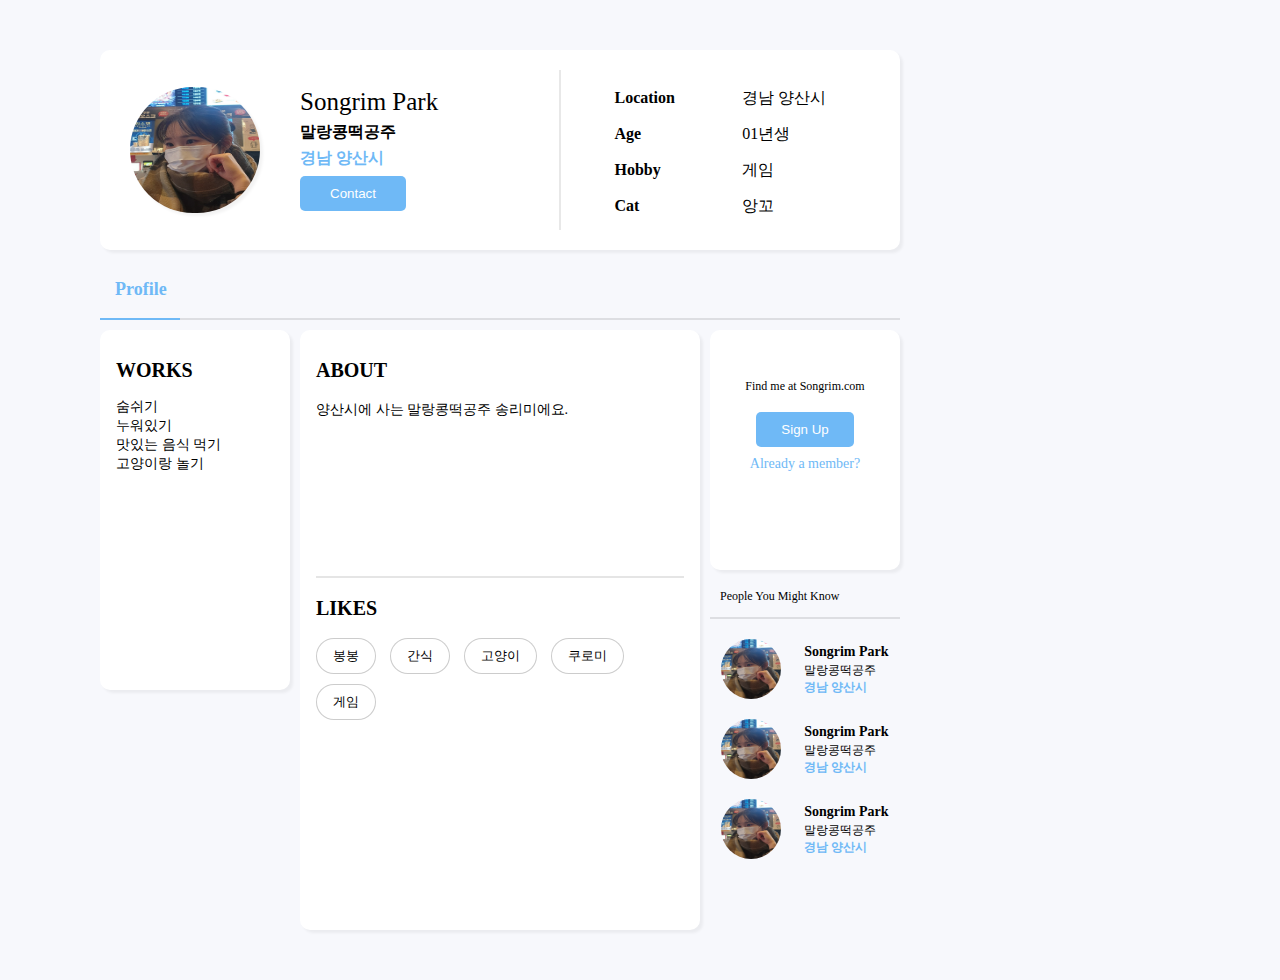
<file: index.html>
<!DOCTYPE html>
<html lang="en">

<head>
    <meta charset="UTF-8">
    <meta http-equiv="X-UA-Compatible" content="IE=edge">
    <meta name="viewport" content="width=device-width, initial-scale=1.0">
    <link rel="stylesheet" href="https://pro.fontawesome.com/releases/v5.10.0/css/all.css"
        integrity="sha384-AYmEC3Yw5cVb3ZcuHtOA93w35dYTsvhLPVnYs9eStHfGJvOvKxVfELGroGkvsg+p" crossorigin="anonymous" />
    <link rel="stylesheet" href="style.css">
    <title>Document</title>
</head>

<body>

    <div class="header">
        <div class="header-wrap">
            <div class="header-box-wrap">

                <div class="header-box-60">
                    <div class="header-box-60__profile">
                        <img src="image/bongbong.jpg">
                        <div class="header-box-60__profile--text">
                            <h4>Songrim Park</h4>
                            <p>말랑콩떡공주</p>
                            <div class="header-box-60__profile--text--local">
                                <i class="fas fa-map-marker-alt"></i>
                                <span>경남 양산시</span>
                            </div>
                            <button>Contact</button>
                        </div>
                    </div>
                </div>

                <div class="header-box-40">
                    <div class="header-box-40__profile--main">
                        <h4>Location</h4>
                        <h4>Age</h4>
                        <h4>Hobby</h4>
                        <h4>Cat</h4>
                    </div>
                    <div class="header-box-40__profile--text">
                        <p>경남 양산시</p>
                        <p>01년생</p>
                        <p>게임</p>
                        <p>앙꼬</p>
                    </div>
                </div>

            </div>
        </div>
    </div>

    <div class="nav">
        <div class="nav-wrap">
            <div class="nav-wrap-10">
                <h4>Profile</h4>
            </div>
            <div class="nav-wrap-90"></div>
        </div>
    </div>

    <div class="content-wrap">

        <div class="aside-left">
            <div class="aside-left-box">
                <h4>WORKS</h4>
                <p>숨쉬기</p>
                <p>누워있기</p>
                <p>맛있는 음식 먹기</p>
                <p>고양이랑 놀기</p>
            </div>
        </div>

        <div class="main-content">
            <div class="main-content-wrap">
                <div class="main-content-wrap-textbox">
                    <h4>ABOUT</h4>
                    <p>양산시에 사는 말랑콩떡공주 송리미에요.</p>
                </div>
                <div class="main-content-wrap-btnbox">
                    <h4>LIKES</h4>
                    <button>봉봉</button>
                    <button>간식</button>
                    <button>고양이</button>
                    <button>쿠로미</button>
                    <button>게임</button>                    
                </div>

            </div>
        </div>

        <div class="aside-right">
            <div class="aside-right-box">
                <i class="fas fa-chess-queen"></i>
                <p>Find me at Songrim.com</p>
                <button>Sign Up</button>
                <span>Already a member?</span>
            </div>
            <div class="aside-right-sub-box">
                <p class="aside-right-sub-box-title">People You Might Know</p>

                <div class="aside-right-sub-box__profiles">

                    <div class="aside-right-sub-box__profile">
                        <img src="image/bongbong.jpg">
                        <div class="aside-right-sub-box__profile--text">
                            <h4>Songrim Park</h4>
                            <p>말랑콩떡공주</p>
                            <div class="aside-right-sub-box__profile--text--local">
                                <i class="fas fa-map-marker-alt"></i>
                                <span>경남 양산시</span>
                            </div>
                        </div>
                    </div>
                    <div class="aside-right-sub-box__profile">
                        <img src="image/bongbong.jpg">
                        <div class="aside-right-sub-box__profile--text">
                            <h4>Songrim Park</h4>
                            <p>말랑콩떡공주</p>
                            <div class="aside-right-sub-box__profile--text--local">
                                <i class="fas fa-map-marker-alt"></i>
                                <span>경남 양산시</span>
                            </div>
                        </div>
                    </div>
                    <div class="aside-right-sub-box__profile">
                        <img src="image/bongbong.jpg">
                        <div class="aside-right-sub-box__profile--text">
                            <h4>Songrim Park</h4>
                            <p>말랑콩떡공주</p>
                            <div class="aside-right-sub-box__profile--text--local">
                                <i class="fas fa-map-marker-alt"></i>
                                <span>경남 양산시</span>
                            </div>
                        </div>
                    </div>
                    
                </div>

            </div>
        </div> 

    </div>

</body>

</html>
</file>
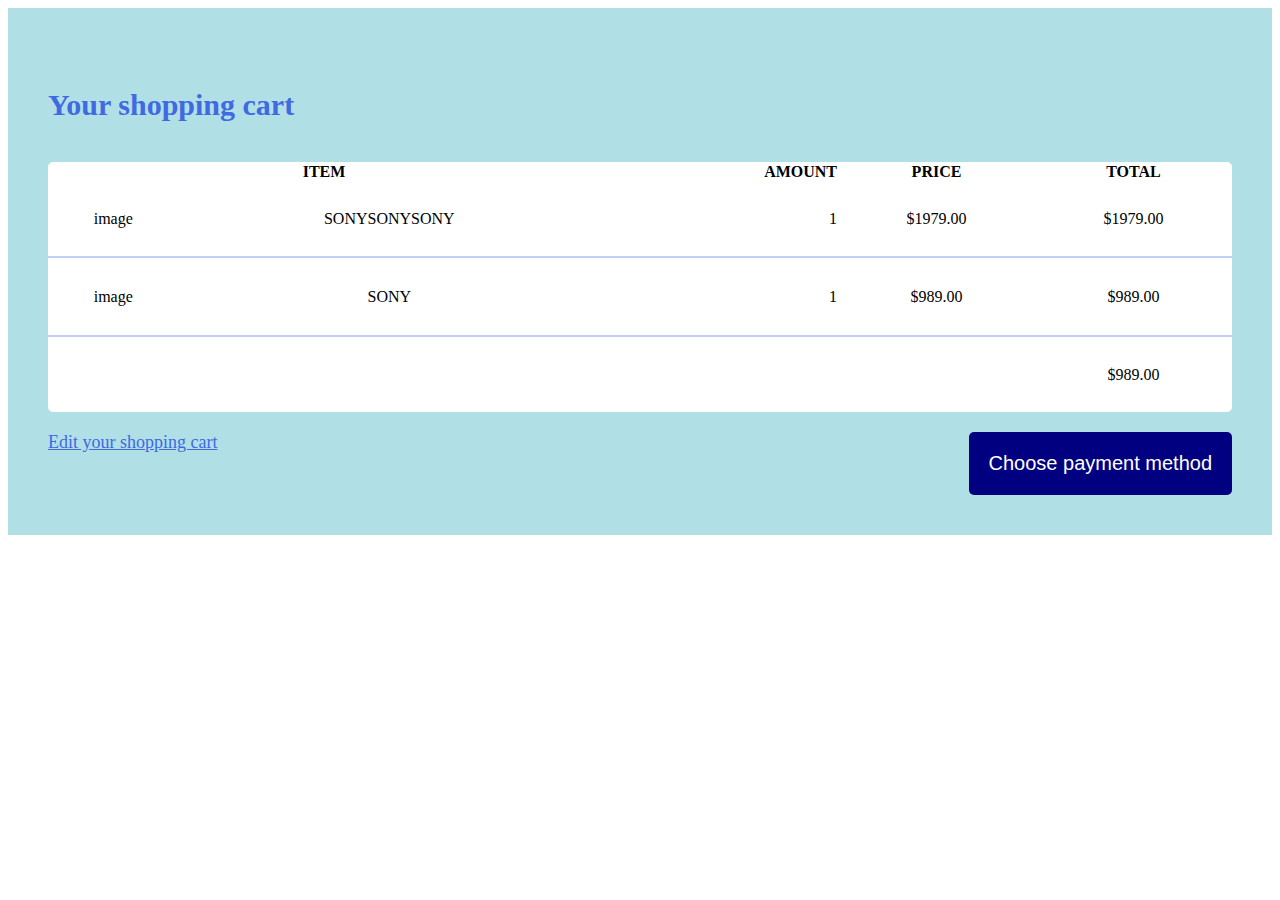
<file: 02 Table/index.html>
<!DOCTYPE html>
<html lang="en">

<head>
    <meta charset="UTF-8">
    <meta http-equiv="X-UA-Compatible" content="IE=edge">
    <meta name="viewport" content="width=device-width, initial-scale=1.0">
    <link rel="stylesheet" href="style.css">
    <title>Document</title>
</head>

<body>
    <div>
        <div class="tabel-wrap">
            <h4>Your shopping cart</h4>
            <table>

                <thead>
                    <tr>
                        <th colspan="2">ITEM</th>
                        <th class="tdAmount">AMOUNT</th>
                        <th>PRICE</th>
                        <th>TOTAL</th>
                    </tr>
                </thead>

                <tbody>
                    <tr>
                        <td>image</td>
                        <td>SONYSONYSONY</td>
                        <td class="tdAmount">1</td>
                        <td>$1979.00</td>
                        <td>$1979.00</td>
                    </tr>

                    <tr>
                        <td>image</td>
                        <td>SONY</td>
                        <td class="tdAmount">1</td>
                        <td>$989.00</td>
                        <td>$989.00</td>
                    </tr>
                    <tr>
                        <td colspan="4"></td>
                        <td>$989.00</td>
                    </tr>
                </tbody>

            </table>
            <div class="method">
                <a href="#">Edit your shopping cart</a>

                <button type="submit">Choose payment method</button>
            </div>
            <div style="clear: both;"></div>
        </div>
    </div>
</body>

</html>
</file>
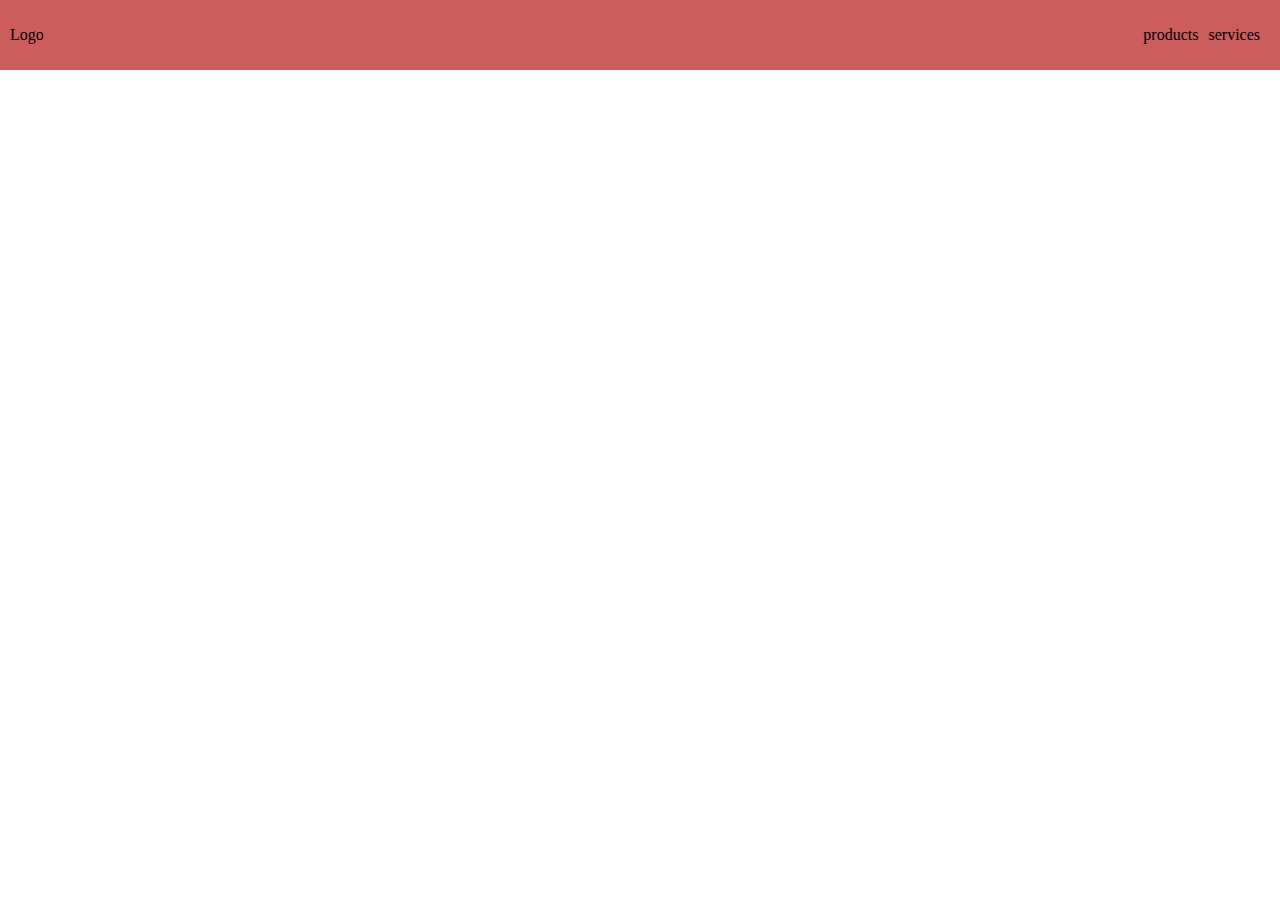
<file: 03 Flex/index.html>
<!DOCTYPE html>
<html lang="en">
<head>
    <meta charset="UTF-8">
    <meta http-equiv="X-UA-Compatible" content="IE=edge">
    <meta name="viewport" content="width=device-width, initial-scale=1.0">
    <link rel="stylesheet" href="style.css">
    <title>Document</title>
</head>
<body>
    <div class="flex-box">
        <div class="flex-item">Logo</div>
        <div style="flex-grow:1;"></div>
        <div class="flex-item">products</div>
        <div class="flex-item">services</div>       
    </div>
</body>
</html>
</file>
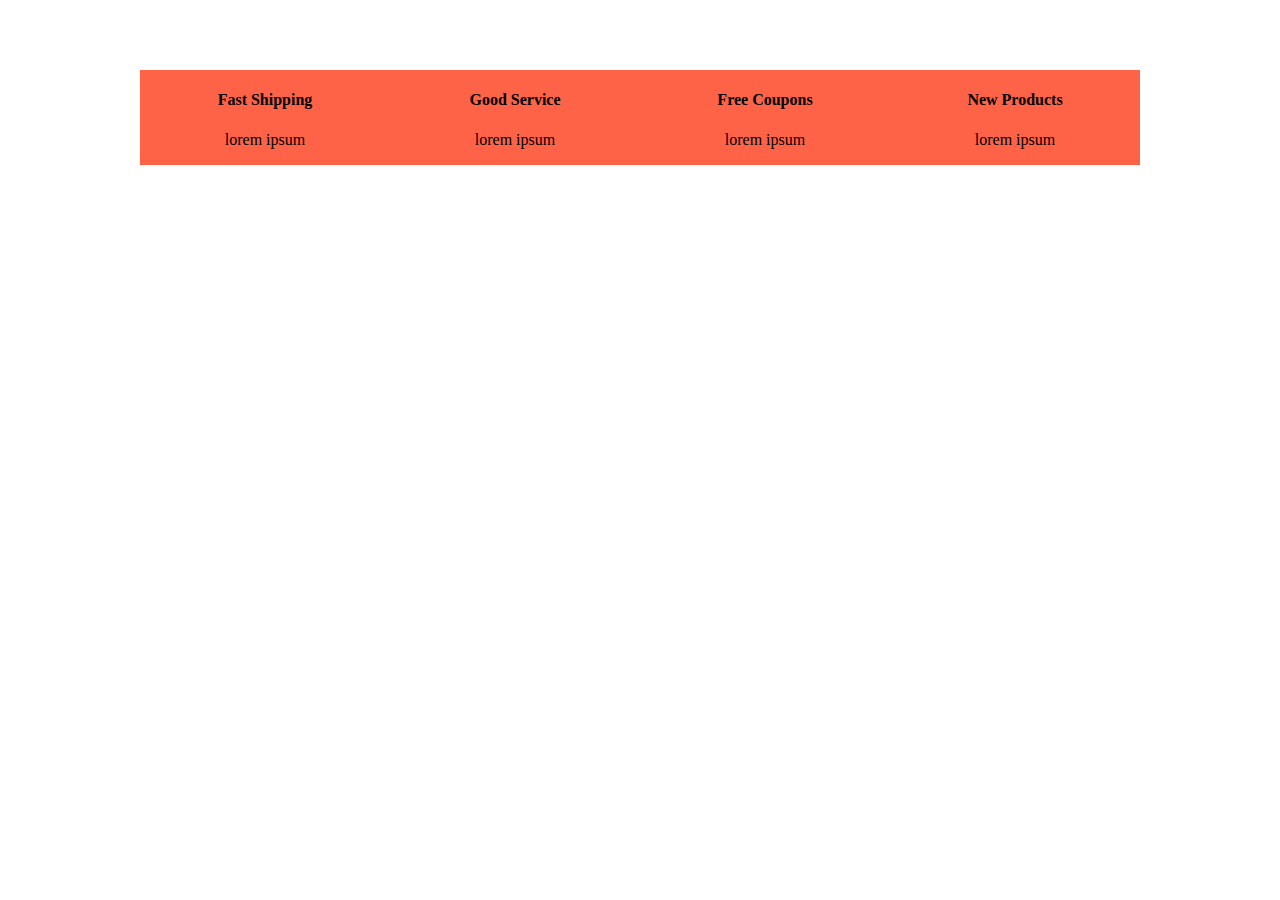
<file: 04 Responsive Box/index.html>
<!DOCTYPE html>
<html lang="en">
<head>
    <meta charset="UTF-8">
    <meta http-equiv="X-UA-Compatible" content="IE=edge">
    <meta name="viewport" content="width=device-width, initial-scale=1.0">
    <link rel="stylesheet" href="style.css">
    <link rel="stylesheet" href="https://pro.fontawesome.com/releases/v5.10.0/css/all.css" integrity="sha384-AYmEC3Yw5cVb3ZcuHtOA93w35dYTsvhLPVnYs9eStHfGJvOvKxVfELGroGkvsg+p" crossorigin="anonymous"/>
    <title>Document</title>
</head>
<body>

    <div class="wrap">

        <div class="wrap-box">
            <h4>Fast Shipping</h4>
            <p>lorem ipsum</p>
            <i style="display: none;"fas fa-coffee fa-9x"></i>
        </div>

        <div class="wrap-box">
            <h4>Good Service</h4>
            <p>lorem ipsum</p>
        </div>

        <div class="wrap-box">
            <h4>Free Coupons</h4>
            <p>lorem ipsum</p>
        </div>

        <div class="wrap-box">
            <h4>New Products</h4>
            <p>lorem ipsum</p>
        </div>
        <div style="clear: both;"></div>
    </div>

</body>
</html>
</file>
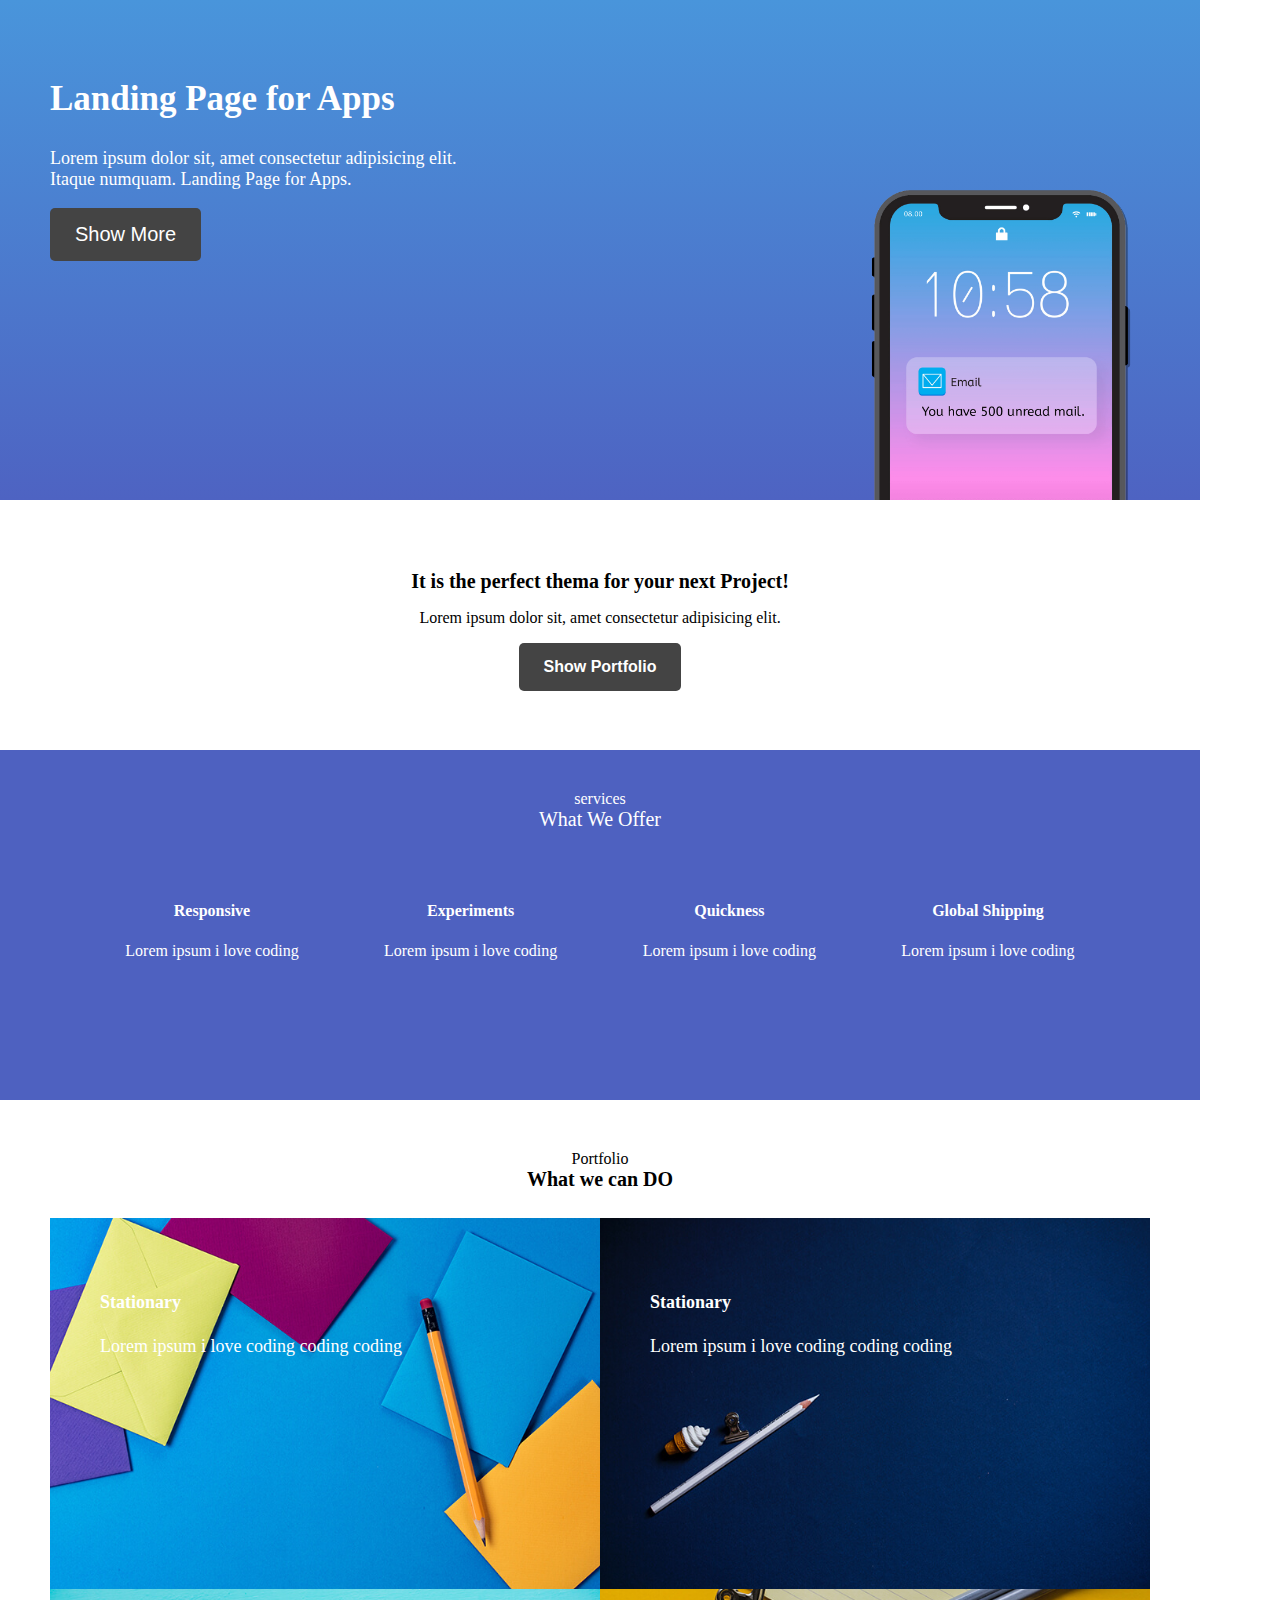
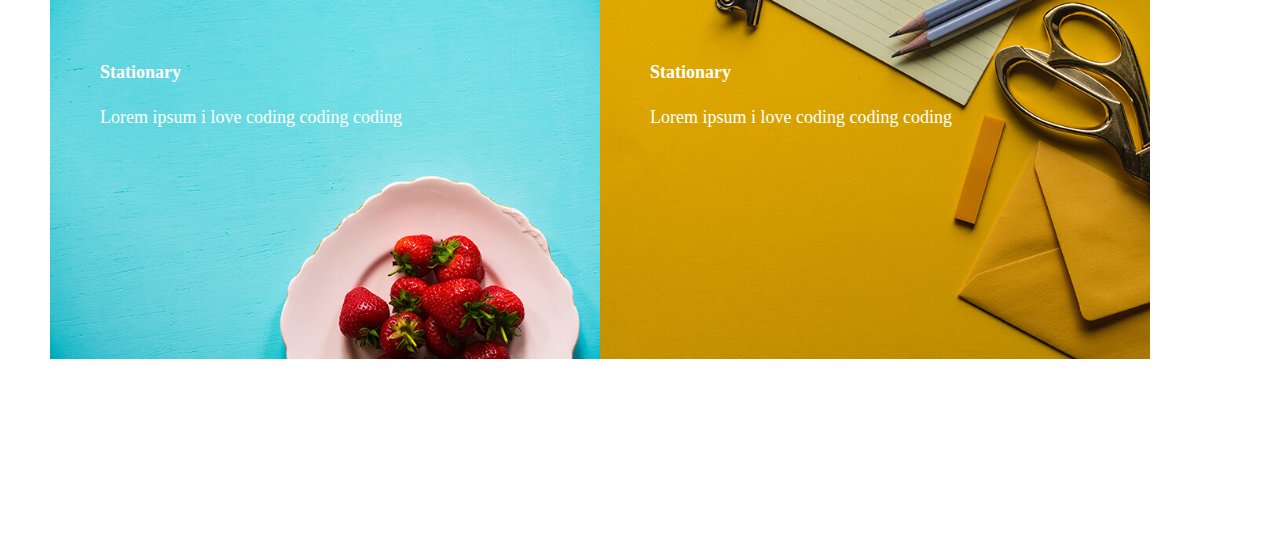
<file: 06 Landing Page for Apps/index.html>
<!DOCTYPE html>
<html lang="en">
<head>
    <meta charset="UTF-8">
    <meta http-equiv="X-UA-Compatible" content="IE=edge">
    <meta name="viewport" content="width=device-width, initial-scale=1.0">
    <link rel="stylesheet" href="../06 Landing Page for Apps/style.css">
    <link rel="stylesheet" href="https://pro.fontawesome.com/releases/v5.10.0/css/all.css" integrity="sha384-AYmEC3Yw5cVb3ZcuHtOA93w35dYTsvhLPVnYs9eStHfGJvOvKxVfELGroGkvsg+p" crossorigin="anonymous"/>
    <title>Document</title>
</head>
<body>
    <div class="header">
        <div class="header__info">
            <div class="header__info--text">
                <h2>Landing Page for Apps</h2>
                <p>Lorem ipsum dolor sit, amet consectetur adipisicing elit. Itaque numquam. Landing Page for Apps.</p>
                <button type="submit">Show More</button>
            </div>
            <div class="header__info--img-wrap">
                <img class="header__info--img" src="../image/p/iphone.png">
            </div>            
        </div>
    </div>

    <div class="sub-header">
        <div class="sub-header__text">
            <h4>It is the perfect thema for your next Project!</h4>
            <p>Lorem ipsum dolor sit, amet consectetur adipisicing elit.</p>
            <button type="submit">Show Portfolio</button>
        </div>
    </div>

    <div class="nav">
        <div class="nav-wrap">
            <div class="nav-wrap__text">
                <p>services</p>
                <span>What We Offer</span>
            </div>
            <div class="nav-wrap__list">
                <div class="nav-wrap__list--item">
                    <i class="fas fa-mobile-alt"></i>
                    <h4>Responsive</h4>
                    <p>Lorem ipsum i love coding</p>
                </div>
                <div class="nav-wrap__list--item">
                    <i class="fas fa-flask"></i>
                    <h4>Experiments</h4>
                    <p>Lorem ipsum i love coding</p>
                </div>
                <div class="nav-wrap__list--item">
                    <i class="fas fa-bolt"></i>
                    <h4>Quickness</h4>
                    <p>Lorem ipsum i love coding</p>
                </div>
                <div class="nav-wrap__list--item">
                    <i class="fas fa-globe-americas"></i>
                    <h4>Global Shipping</h4>
                    <p>Lorem ipsum i love coding</p>
                </div>
            </div>
        </div>
    </div>

    <div class="content">
        <div class="content-text">
            <span>Portfolio</span>
            <h4>What we can DO</h4>
        </div>
        <div class="content-img-box">
            <div class="content-img-box__wrap">
                <div style="position: absolute;">
                    <h4>Stationary</h4>
                    <p>Lorem ipsum i love coding coding coding</p>
                </div>
                <img src="../image/p/portfolio-1.jpg" alt="1.jpg">
            </div>
            <div class="content-img-box__wrap">
                <div style="position: absolute;">
                    <h4>Stationary</h4>
                    <p>Lorem ipsum i love coding coding coding</p>
                </div>
                <img src="../image/p/portfolio-2.jpg" alt="2.jpg">
            </div>
            <div class="content-img-box__wrap">
                <div style="position: absolute;">
                    <h4>Stationary</h4>
                    <p>Lorem ipsum i love coding coding coding</p>
                </div>
                <img src="../image/p/portfolio-3.jpg" alt="3.jpg">
            </div>
            <div class="content-img-box__wrap">
                <div style="position: absolute;">
                    <h4>Stationary</h4>
                    <p>Lorem ipsum i love coding coding coding</p>
                </div>
                <img src="../image/p/portfolio-4.jpg" alt="4.jpg">
            </div>
        </div>
    </div>

    <div class="footer">
        <a href="#">
            <i class="fab fa-google"></i>
        </a>
        <a href="#">
            <i class="fab fa-twitter"></i>
        </a>
        <a href="#">
            <i class="fab fa-instagram"></i>
        </a>
    </div>
</body>
</html>
</file>
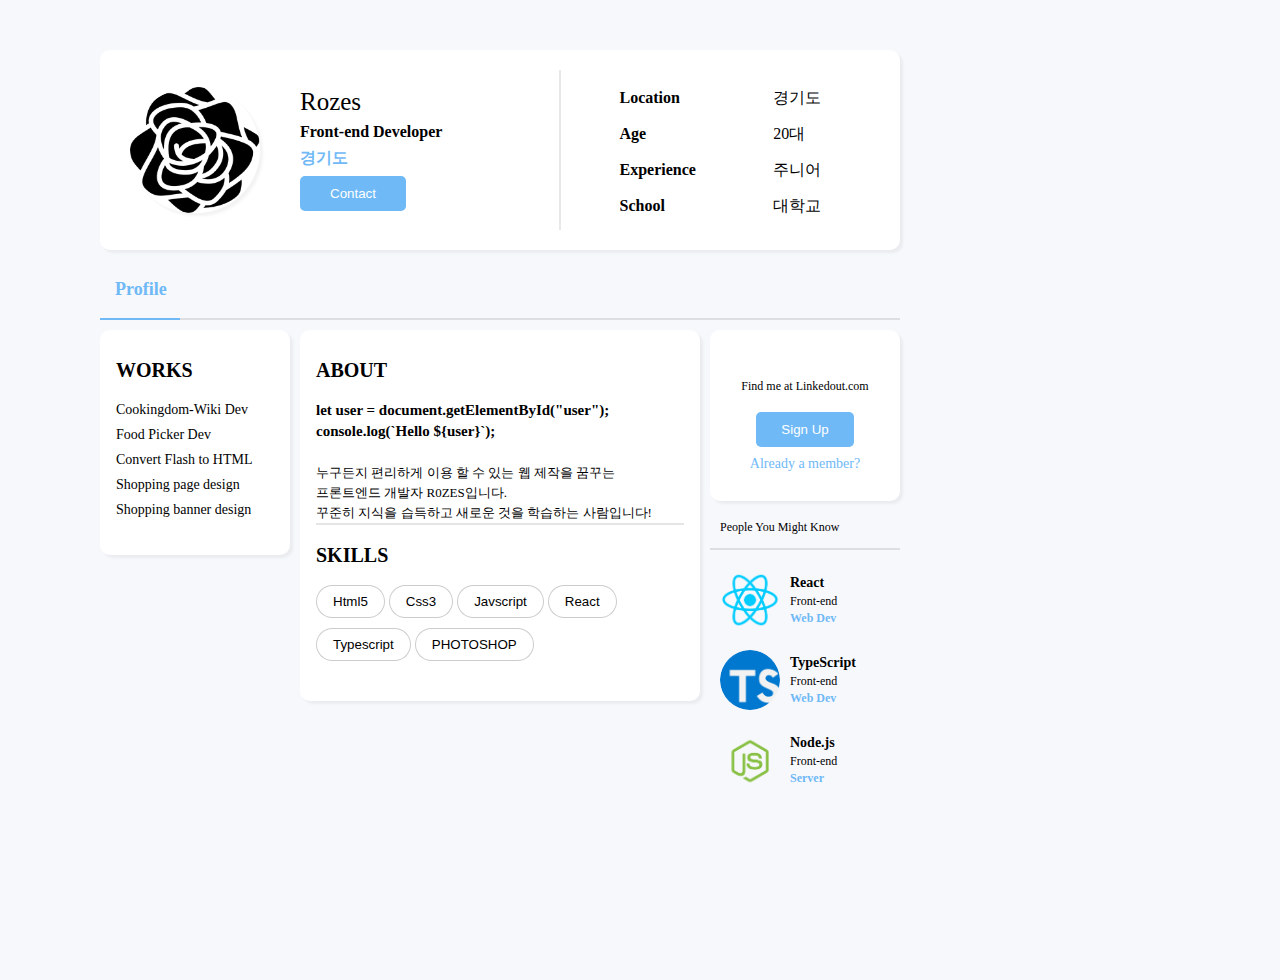
<file: 08 SNS Profile/index.html>
<!DOCTYPE html>
<html lang="en">

<head>
    <meta charset="UTF-8">
    <meta http-equiv="X-UA-Compatible" content="IE=edge">
    <meta name="viewport" content="width=device-width, initial-scale=1.0">
    <link rel="stylesheet" href="https://pro.fontawesome.com/releases/v5.10.0/css/all.css"
        integrity="sha384-AYmEC3Yw5cVb3ZcuHtOA93w35dYTsvhLPVnYs9eStHfGJvOvKxVfELGroGkvsg+p" crossorigin="anonymous" />
    <link rel="stylesheet" href="style.css">
    <title>Document</title>
</head>

<body>

    <div class="header">
        <div class="header-wrap">
            <div class="header-box-wrap">

                <div class="header-box-60">
                    <div class="header-box-60__profile">
                        <img src="../image/rose.png">
                        <div class="header-box-60__profile--text">
                            <h4>Rozes</h4>
                            <p>Front-end Developer</p>
                            <div class="header-box-60__profile--text--local">
                                <i class="fas fa-map-marker-alt"></i>
                                <span>경기도</span>
                            </div>
                            <button>Contact</button>
                        </div>
                    </div>
                </div>

                <div class="header-box-40">
                    <div class="header-box-40__profile--main">
                        <h4>Location</h4>
                        <h4>Age</h4>
                        <h4>Experience</h4>
                        <h4>School</h4>
                    </div>
                    <div class="header-box-40__profile--text">
                        <p>경기도</p>
                        <p>20대</p>
                        <p>주니어</p>
                        <p>대학교</p>
                    </div>
                </div>

            </div>
        </div>
    </div>

    <div class="nav">
        <div class="nav-wrap">
            <div class="nav-wrap-10">
                <h4>Profile</h4>
            </div>
            <div class="nav-wrap-90"></div>
        </div>
    </div>

    <div class="content-wrap">

        <div class="aside-left">
            <div class="aside-left-box">
                <h4>WORKS</h4>
                <p>Cookingdom-Wiki Dev</p>
                <p>Food Picker Dev</p>
                <p>Convert Flash to HTML</p>
                <p>Shopping page design</p>
                <p>Shopping banner design</p>
            </div>
        </div>

        <div class="main-content">
            <div class="main-content-wrap">
                <div class="main-content-wrap-textbox">
                    <h4>ABOUT</h4>
                    <p><span style="font-size: 15px; font-weight: 600;">let user = document.getElementById("user");
                        console.log(`Hello ${user}`); <br><br></span>
                        누구든지 편리하게 이용 할 수 있는 웹 제작을 꿈꾸는<br> 프론트엔드 개발자 R0ZES입니다.
                        <br>꾸준히 지식을 습득하고 새로운 것을 학습하는 사람입니다!                        
                        </p>
                </div>
                <div class="main-content-wrap-btnbox">
                    <h4>SKILLS</h4>
                    <button>Html5</button>
                    <button>Css3</button>
                    <button>Javscript</button>
                    <button>React</button>
                    <button>Typescript</button>                    
                    <button>PHOTOSHOP</button>
                </div>

            </div>
        </div>

        <div class="aside-right">
            <div class="aside-right-box">
                <i class="fas fa-tint"></i>
                <p>Find me at Linkedout.com</p>
                <button>Sign Up</button>
                <span>Already a member?</span>
            </div>
            <div class="aside-right-sub-box">
                <p class="aside-right-sub-box-title">People You Might Know</p>

                <div class="aside-right-sub-box__profiles">

                    <div class="aside-right-sub-box__profile">
                        <img src="../image/react.png">
                        <div class="aside-right-sub-box__profile--text">
                            <h4>React</h4>
                            <p>Front-end</p>
                            <div class="aside-right-sub-box__profile--text--local">
                                <i class="fas fa-map-marker-alt"></i>
                                <span>Web Dev</span>
                            </div>
                        </div>
                    </div>
                    <div class="aside-right-sub-box__profile">
                        <img src="../image/typescript.png">
                        <div class="aside-right-sub-box__profile--text">
                            <h4>TypeScript</h4>
                            <p>Front-end</p>
                            <div class="aside-right-sub-box__profile--text--local">
                                <i class="fas fa-map-marker-alt"></i>
                                <span>Web Dev</span>
                            </div>
                        </div>
                    </div>
                    <div class="aside-right-sub-box__profile">
                        <img src="../image/node.js.png">
                        <div class="aside-right-sub-box__profile--text">
                            <h4>Node.js</h4>
                            <p>Front-end</p>
                            <div class="aside-right-sub-box__profile--text--local">
                                <i class="fas fa-map-marker-alt"></i>
                                <span>Server</span>
                            </div>
                        </div>
                    </div>
                    
                </div>

            </div>
        </div> 

    </div>

</body>

</html>
</file>
<file: 02 Table/style.css>
div, table {
    box-sizing: border-box;
}
div:first-child {
    background-color: powderblue;
    padding: 20px;
}

.table-wrap {
    width: 100%;
    max-width: 700px;
}

h4:first-child {
    font-size: 30px;
    color: #4169e1;
}

table {
background-color: white;
border-radius: 5px;
width: 100%;
border-collapse: collapse;
height: 250px;
margin: auto;

}

tr {
    border-bottom: 2px solid #4169e150;
}

.sony {
    border-bottom: none;
}

tr:last-child {
    border-bottom: none;
}

td {
    text-align: center;
}

.tdAmount {
    text-align: right;
}

.method {
    margin: 20px 0px;    
}

a {
    font-size: 18px;
    color: royalblue;
}
a:visited {
    color: royalblue
}

button {
    float: right;
    border: none;
    padding: 20px;
    font-size: 20px;
    color: white;
    background-color: navy;
    border-radius: 5px;
    cursor: pointer;
}
</file>
<file: 03 Flex/style.css>
body {
    margin: 0;
    padding: 0;
}

.flex-box {
    display: flex;
    height: 50px;
    background-color: indianred;
    align-items: center;
    padding: 10px;
}

.flex-item {
    margin-right: 10px;
}
</file>
<file: 04 Responsive Box/style.css>
.wrap {
    max-width: 1000px;
    width: 80%;
    margin: auto;
    margin-top: 50px;
    margin-bottom: 50px;
    padding: 20px;
    text-align: center;
    vertical-align: middle;
}

.wrap-box {
    float: left;
    width: 25%;
    background-color: tomato;
}

@media screen and (max-width:1200px) {
    .wrap-box {       
        width: 50%;
    }

    .wrap {
        max-width: 800px;
    }
}

@media screen and (max-width:768px) {
    .wrap-box {
        max-width: 768px;
    }
}

@media screen and (max-width:576px) {
    .wrap-box {
        font-size: 15px;
        width: 100%;
    }
    .wrap {
        max-width: 400px;
    }
}
</file>
<file: 06 Landing Page for Apps/style.css>
body {
    margin: 0;
    padding: 0;
}

div {
    box-sizing: border-box;
}

/* header --> */
.header {
    width: 100%;
    max-width: 1200px;
    height: 500px;
    background: linear-gradient(RGB(73, 149, 219), RGB(78, 99, 194));
}

.header__info {
    padding: 50px 50px 0 50px;
    display: flex;

}

.header__info--text {
    width: 50%;
    color: white;
    margin-right: 200px;
}

.header__info--text h2 {
    font-size: 35px;
}

.header__info--text p {
    font-size: 18px;
}

.header__info--text button {
    font-size: 20px;
    padding: 15px 25px;
    border-radius: 5px;
    border:none;
    background-color: RGB(68, 68, 68);
    color: white;
    cursor: pointer;
}

.header__info--img-wrap {
    margin-top: 124px;
    width: 50%;
    text-align: right;
}

.header__info--img {
    width: 300px;
}
/* <-- header */

/* sub-header --> */

.sub-header {
    width: 100%;
    max-width: 1200px;
    height: 250px;
    padding: 20px;
    display: flex;
    flex-direction: column;
    align-items: center;
    justify-content: center;
    text-align: center;
}

.sub-header__text h4 {
    font-size: 20px;
    margin: 10px;
}

.sub-header__text p {
    font-size: 16px;
}

.sub-header__text button {
    border: none;
    color: white;
    font-size: 16px;
    font-weight: 600;
    padding: 15px 25px;
    border-radius: 5px;
    background-color: RGB(68, 68, 68);
    cursor: pointer;
}

/* <-- sub-header */

/* nav --> */

.nav {
    width: 100%;
    max-width: 1200px;
    height: 350px;
    padding: 20px;
    background-color: RGB(78, 97, 192);
    text-align: center;
    color: white;
}

.nav-wrap {
    display: flex;
    flex-direction: column;
    margin: 20px;
}

.nav-wrap__text {
    margin-bottom: 50px;
}

.nav-wrap__text p {
    margin: auto;
}

.nav-wrap__text span {
 font-size: 20px;
 margin-top: auto;
}

.nav-wrap__list {
    display: flex;
    align-items: center;
    justify-content: space-evenly;
}

.nav-wrap__list--item i {
    color: RGB(78, 97, 192);
    font-size: 50px;
    width: 100px;
    height: 100px;
    background-color: white;
    border-radius: 50px;
    padding-top: 25px;
    box-sizing: border-box;
}

/* <-- nav */

/*  content --> */

.content {
    width: 100%;
    max-width: 1200px;
    height: 900px;
    padding: 50px;
    text-align: center;
    display:flex;
    flex-direction: column;
}

.content-text h4 {
    margin-top: 0px;
    font-size: 20px;
}

.content-img-box {
    width: 100%;
    display: flex;
    flex-direction: row;
    flex-wrap: wrap;
}

.content-img-box__wrap {
    width: 50%;
    position: relative;
    transition: all 1s;
}

.content-img-box__wrap>div {
    padding: 50px;
    width: 100%;
    height: 100%;    
}


.content-img-box__wrap:hover {
    padding: 20px;
}


.content-img-box__wrap>div * {
 text-align: left;
 font-size: 18px;
 color: white;
 
}

.content-img-box img {
    width: 100%;
    height: 100%;
}

/* <-- content */

/*  footer --> */
.footer {
    width: 100%;
    max-width: 1200px;
    height: 150px;
    padding: 20px;
    text-align: center;
    font-size: 30px;
    display: flex;
    justify-content: center;
    align-items: center
}

.footer i {
    background-color: RGB(78, 97, 192);
    color: white;
    width: 80px;
    height: 80px;
    padding-top: 25px;
    box-sizing: border-box;
    margin-left: 30px;
    border-radius: 40px;
}

/* <-- footer */

@media screen and (max-width:576px) {
    .header {
        height: 630px;
    }

    .header__info {
        display: flex;
        flex-direction: column;
        align-items: center
    }

    .header__info--text {
        margin-right: 0px;
        width: 100%;
        text-align: center;
    }

    .header__info--img-wrap {
        width: 100%;
        text-align: center;
        margin-top: 30px;
        margin-left: auto;
        margin-right: auto;
    }
}
</file>
<file: style.css>
/* http://meyerweb.com/eric/tools/css/reset/ 
   v2.0 | 20110126
   License: none (public domain)
*/

html, body, div, span, applet, object, iframe,
h1, h2, h3, h4, h5, h6, p, blockquote, pre,
a, abbr, acronym, address, big, cite, code,
del, dfn, em, img, ins, kbd, q, s, samp,
small, strike, strong, sub, sup, tt, var,
b, u, i, center,
dl, dt, dd, ol, ul, li,
fieldset, form, label, legend,
table, caption, tbody, tfoot, thead, tr, th, td,
article, aside, canvas, details, embed, 
figure, figcaption, footer, header, hgroup, 
menu, nav, output, ruby, section, summary,
time, mark, audio, video {
	margin: 0;
	padding: 0;
	border: 0;
	font-size: 100%;
	font: inherit;
	vertical-align: baseline;
}
/* HTML5 display-role reset for older browsers */
article, aside, details, figcaption, figure, 
footer, header, hgroup, menu, nav, section {
	display: block;
}
body {
	line-height: 1;
    margin: 0;
    padding: 0;
    background-color: RGB(247, 248, 252);
}
ol, ul {
	list-style: none;
}
blockquote, q {
	quotes: none;
}
blockquote:before, blockquote:after,
q:before, q:after {
	content: '';
	content: none;
}
table {
	border-collapse: collapse;
	border-spacing: 0;
}

/* hedaer --> */
.header {
    width: 100%;
    max-width: 800px;
    height: 200px;
    padding: 50px 100px 30px 100px;
}

.header-wrap {
    background-color: white;
    box-shadow: 3px 3px 3px rgba(0, 0, 0, 0.05);
    width: 100%;
    height: 100%;
    border-radius: 10px;
}

.header-box-wrap {
    padding: 20px;
    display: flex;
    flex-direction: row;
    
}

.header-box-60 {
    width: 60%;
    height: 140px;
    padding: 10px;
    border-right: 2px solid rgba(0, 0, 0, 0.09);
}

.header-box-60__profile {
    height: 100%;
    display: flex;
    align-items: center
}

.header-box-wrap img {
    width: 130px;
    height: 90%;
    border-radius: 70px;
    margin-right: 40px;
    box-shadow: 3px 3px 3px rgba(0, 0, 0, 0.05);
}

.header-box-60__profile--text h4 {
    font-size: 25px;
    margin: 0;
    margin-bottom: 10px;
}

.header-box-60__profile--text p {
    font-size: 16px;
    font-weight: 600;
    margin: 0;
    margin-bottom: 10px;
}

.header-box-60__profile--text--local {
    color: RGB(111, 185, 246);
    font-weight: 600;
}

.header-box-60__profile--text--local {
    margin-bottom: 10px;
}

.header-box-60__profile--text button {
    padding: 10px 30px;
    color: white;
    background-color: RGB(111, 185, 246);
    border-radius: 5px;
    border: none;
    cursor: pointer;
}

.header-box-40 {
    width: 40%;
    padding: 20px;
    display: flex;
    justify-content: space-around;
    align-items: center;
}

.header-box-40__profile--main h4 {
    font-size: 16px;
    font-weight: 600;
    margin-bottom: 20px;
}

.header-box-40__profile--text p {
    font-size: 16px;
    margin-bottom: 20px;
}

/* <-- hedaer */

/* nav --> */

.nav {
    width: 100%;
    max-width: 800px;
    height: 50px;
    padding: 0px 100px;
}

.nav-wrap {
    width: 100%;
    height: 40px;
    display: flex;
}

.nav-wrap-10 {
    width: 10%;
    height: 100%;
    padding: 0px 15px;
    box-sizing: border-box;
    text-align: center;
    border-bottom: 2px solid RGB(111, 185, 246);
}

.nav-wrap-10 h4 {
    font-size: 18px;
    font-weight: 600;
    color: RGB(111, 185, 246);

}

.nav-wrap-90 {
    width: 90%;
    height: 100%;
    padding: 10px;
    box-sizing: border-box;
    border-bottom: 2px solid rgba(0, 0, 0, 0.1);
}

/* <-- nav */

/* content-wrap --> */

.content-wrap {
    width: 100%;
    max-width: 800px;
    height: 600px;
    padding: 0px 100px;
    display: flex;
    margin-bottom: 50px;
}
    /* aside-left --> */
    .aside-left {
        width: 25%;
        height: 100%;
    }

    .aside-left-box {
        width: 190px;
        height: 60%;
        background-color: white;
        padding: 30px 16px;
        border-radius: 10px;
        box-shadow: 3px 3px 3px rgba(0, 0, 0, 0.05);
        white-space: nowrap;
        box-sizing: border-box;
    }

    .aside-left-box h4 {
        font-size: 20px;
        font-weight: 600;
        margin-bottom: 20px;
    }

    .aside-left-box p {
        font-size: 14px;
        font-weight: 500;
        margin-bottom: 5px;
    }

    /*  <-- aside-left  */

    /* main-content --> */
    .main-content {
        width: 50%;
        height: 100%;    
    }

    .main-content-wrap {
        width: 100%;
        height: 100%;
        background-color: white;
        padding: 30px 16px;
        border-radius: 10px;
        box-shadow: 3px 3px 3px rgba(0, 0, 0, 0.05);
        white-space: nowrap;
        box-sizing: border-box;
    }

    .main-content-wrap-textbox {
        height: 40%;
        white-space: normal;
        border-bottom: 2px solid rgba(0, 0, 0, 0.1);
        margin-bottom: 20px;
    }

    .main-content-wrap-textbox h4 {
        font-size: 20px;
        font-weight: 600;
        margin-bottom: 20px;
    }

    .main-content-wrap-textbox p {
        font-size: 14px;
        line-height: 20px;
    }

    .main-content-wrap-btnbox {
        white-space: normal;
    }

    .main-content-wrap-btnbox h4 {
        font-size: 20px;
        font-weight: 600;
        margin-bottom: 20px;
    }

    .main-content-wrap-btnbox button {
        background-color: white;
        border: 1px solid rgba(0, 0, 0, 0.2);
        padding: 8px 16px;
        border-radius: 20px;
        margin-right: 10px;
        margin-bottom: 10px;
        cursor: pointer;
    }

    /* <-- main-content */

    /* aside-rigth --> */
    .aside-right {
        width: 25%;
        height: 100%;
        display: flex;
        flex-direction: column;
    }

    .aside-right-box {
        width: 190px;
        height: 40%;
        background-color: white;
        padding: 30px 16px;
        border-radius: 10px;
        box-shadow: 3px 3px 3px rgba(0, 0, 0, 0.05);
        white-space: nowrap;
        box-sizing: border-box;
        margin-left: 10px;
        display: flex;
        flex-direction: column;
        align-items: center;
    }

    .aside-right-box i {
        font-size: 60px;
        color: RGB(111, 185, 246);
        margin-bottom: 20px;
    }

    .aside-right-box p {
        font-size: 12px;
        margin-bottom: 20px;
    }

    .aside-right-box button {
         border: none;
         background-color: RGB(111, 185, 246);
         padding: 10px 25px;
         color: white;
         border-radius: 5px;
         margin-bottom: 10px;
         cursor: pointer;
    }

    .aside-right-box span {
        color: RGB(111, 185, 246);
        font-size: 14px;
    }

    .aside-right-sub-box {
        height: 50%;
        margin-top: 20px;
        margin-left: 10px;
    }

    .aside-right-sub-box-title {
        font-size: 12px;
        padding-left: 10px;
        padding-bottom: 15px;
        border-bottom: 2px solid rgba(0, 0, 0, 0.1);
    }

    .aside-right-sub-box__profiles {
    }

    .aside-right-sub-box__profile {
        display: flex;
        align-items: center;
        justify-content: space-around;
        margin: 20px 0px;
    }

    .aside-right-sub-box__profile img {
        width: 60px;
        height: 60px;
        border-radius: 30px;
    }

    .aside-right-sub-box__profile h4 {
        font-size: 14px;
        font-weight: 600;
        margin-bottom: 5px;
    }
    
    .aside-right-sub-box__profile p {
        font-size: 12px;
        margin-bottom: 5px;
    }
    .aside-right-sub-box__profile--text--local {
        color: RGB(111, 185, 246);
        font-size: 12px;
        font-weight: 600;
    }
    /* <-- aside-rigth */

/* <-- content-wrap */
</file>
<file: 08 SNS Profile/style.css>
/* http://meyerweb.com/eric/tools/css/reset/ 
   v2.0 | 20110126
   License: none (public domain)
*/

html, body, div, span, applet, object, iframe,
h1, h2, h3, h4, h5, h6, p, blockquote, pre,
a, abbr, acronym, address, big, cite, code,
del, dfn, em, img, ins, kbd, q, s, samp,
small, strike, strong, sub, sup, tt, var,
b, u, i, center,
dl, dt, dd, ol, ul, li,
fieldset, form, label, legend,
table, caption, tbody, tfoot, thead, tr, th, td,
article, aside, canvas, details, embed, 
figure, figcaption, footer, header, hgroup, 
menu, nav, output, ruby, section, summary,
time, mark, audio, video {
	margin: 0;
	padding: 0;
	border: 0;
	font-size: 100%;
	font: inherit;
	vertical-align: baseline;
}
/* HTML5 display-role reset for older browsers */
article, aside, details, figcaption, figure, 
footer, header, hgroup, menu, nav, section {
	display: block;
}
body {
	line-height: 1;
    margin: 0;
    padding: 0;
    background-color: RGB(247, 248, 252);
}
ol, ul {
	list-style: none;
}
blockquote, q {
	quotes: none;
}
blockquote:before, blockquote:after,
q:before, q:after {
	content: '';
	content: none;
}
table {
	border-collapse: collapse;
	border-spacing: 0;
}

/* hedaer --> */
.header {
    width: 100%;
    max-width: 800px;
    height: 200px;
    padding: 50px 100px 30px 100px;
}

.header-wrap {
    background-color: white;
    box-shadow: 3px 3px 3px rgba(0, 0, 0, 0.05);
    width: 100%;
    height: 100%;
    border-radius: 10px;
}

.header-box-wrap {
    padding: 20px;
    display: flex;
    flex-direction: row;
    
}

.header-box-60 {
    width: 60%;
    height: 140px;
    padding: 10px;
    border-right: 2px solid rgba(0, 0, 0, 0.09);
}

.header-box-60__profile {
    height: 100%;
    display: flex;
    align-items: center
}

.header-box-wrap img {
    width: 130px;
    height: 90%;
    border-radius: 70px;
    margin-right: 40px;
    box-shadow: 3px 3px 3px rgba(0, 0, 0, 0.05);
}

.header-box-60__profile--text h4 {
    font-size: 25px;
    margin: 0;
    margin-bottom: 10px;
}

.header-box-60__profile--text p {
    font-size: 16px;
    font-weight: 600;
    margin: 0;
    margin-bottom: 10px;
}

.header-box-60__profile--text--local {
    color: RGB(111, 185, 246);
    font-weight: 600;
}

.header-box-60__profile--text--local {
    margin-bottom: 10px;
}

.header-box-60__profile--text button {
    padding: 10px 30px;
    color: white;
    background-color: RGB(111, 185, 246);
    border-radius: 5px;
    border: none;
    cursor: pointer;
}

.header-box-40 {
    width: 40%;
    padding: 20px;
    display: flex;
    justify-content: space-around;
    align-items: center;
}

.header-box-40__profile--main h4 {
    font-size: 16px;
    font-weight: 600;
    margin-bottom: 20px;
}

.header-box-40__profile--text p {
    font-size: 16px;
    margin-bottom: 20px;
}

/* <-- hedaer */

/* nav --> */

.nav {
    width: 100%;
    max-width: 800px;
    height: 50px;
    padding: 0px 100px;
}

.nav-wrap {
    width: 100%;
    height: 40px;
    display: flex;
}

.nav-wrap-10 {
    width: 10%;
    height: 100%;
    padding: 0px 15px;
    box-sizing: border-box;
    text-align: center;
    border-bottom: 2px solid RGB(111, 185, 246);
}

.nav-wrap-10 h4 {
    font-size: 18px;
    font-weight: 600;
    color: RGB(111, 185, 246);

}

.nav-wrap-90 {
    width: 90%;
    height: 100%;
    padding: 10px;
    box-sizing: border-box;
    border-bottom: 2px solid rgba(0, 0, 0, 0.1);
}

/* <-- nav */

/* content-wrap --> */

.content-wrap {
    width: 100%;
    max-width: 800px;
    min-height: 600px;
    padding: 0px 100px;
    display: flex;
    margin-bottom: 50px;
}
    /* aside-left --> */
    .aside-left {
        width: 25%;
        height: 100%;
    }

    .aside-left-box {
        width: 190px;
        height: 60%;
        background-color: white;
        padding: 30px 16px;
        border-radius: 10px;
        box-shadow: 3px 3px 3px rgba(0, 0, 0, 0.05);
        white-space: nowrap;
        box-sizing: border-box;
        line-height: 20px;
    }

    .aside-left-box h4 {
        font-size: 20px;
        font-weight: 600;
        margin-bottom: 20px;
    }

    .aside-left-box p {
        font-size: 14px;
        font-weight: 500;
        margin-bottom: 5px;
    }

    /*  <-- aside-left  */

    /* main-content --> */
    .main-content {
        width: 50%;
        height: 100%;    
    }

    .main-content-wrap {
        width: 100%;
        height: 100%;
        background-color: white;
        padding: 30px 16px;
        border-radius: 10px;
        box-shadow: 3px 3px 3px rgba(0, 0, 0, 0.05);
        white-space: nowrap;
        box-sizing: border-box;
    }

    .main-content-wrap-textbox {
        height: 40%;
        white-space: normal;
        border-bottom: 2px solid rgba(0, 0, 0, 0.1);
        margin-bottom: 20px;
    }

    .main-content-wrap-textbox h4 {
        font-size: 20px;
        font-weight: 600;
        margin-bottom: 20px;
    }

    .main-content-wrap-textbox p {
        font-size: 13px;
        line-height: 20px;
    }

    .main-content-wrap-btnbox {
        white-space: normal;
    }

    .main-content-wrap-btnbox h4 {
        font-size: 20px;
        font-weight: 600;
        margin-bottom: 20px;
    }

    .main-content-wrap-btnbox button {
        background-color: white;
        border: 1px solid rgba(0, 0, 0, 0.2);
        padding: 8px 16px;
        border-radius: 20px;
        margin-bottom: 10px;
        cursor: pointer;
    }

    /* <-- main-content */

    /* aside-rigth --> */
    .aside-right {
        width: 25%;
        height: 100%;
        display: flex;
        flex-direction: column;
    }

    .aside-right-box {
        width: 190px;
        height: 40%;
        background-color: white;
        padding: 30px 16px;
        border-radius: 10px;
        box-shadow: 3px 3px 3px rgba(0, 0, 0, 0.05);
        white-space: nowrap;
        box-sizing: border-box;
        margin-left: 10px;
        display: flex;
        flex-direction: column;
        align-items: center;
    }

    .aside-right-box i {
        font-size: 60px;
        color: RGB(111, 185, 246);
        margin-bottom: 20px;
    }

    .aside-right-box p {
        font-size: 12px;
        margin-bottom: 20px;
    }

    .aside-right-box button {
         border: none;
         background-color: RGB(111, 185, 246);
         padding: 10px 25px;
         color: white;
         border-radius: 5px;
         margin-bottom: 10px;
         cursor: pointer;
    }

    .aside-right-box span {
        color: RGB(111, 185, 246);
        font-size: 14px;
    }

    .aside-right-sub-box {
        height: 50%;
        margin-top: 20px;
        margin-left: 10px;
    }

    .aside-right-sub-box-title {
        font-size: 12px;
        padding-left: 10px;
        padding-bottom: 15px;
        border-bottom: 2px solid rgba(0, 0, 0, 0.1);
    }

    .aside-right-sub-box__profiles {
    }

    .aside-right-sub-box__profile {
        display: flex;
        align-items: center;
        margin: 20px 0px;
    }

    .aside-right-sub-box__profile img {
        width: 60px;
        height: 60px;
        border-radius: 30px;
        margin: 0 10px;
    }

    .aside-right-sub-box__profile h4 {
        font-size: 14px;
        font-weight: 600;
        margin-bottom: 5px;
    }
    
    .aside-right-sub-box__profile p {
        font-size: 12px;
        margin-bottom: 5px;
    }
    .aside-right-sub-box__profile--text--local {
        color: RGB(111, 185, 246);
        font-size: 12px;
        font-weight: 600;
    }
    /* <-- aside-rigth */

/* <-- content-wrap */

/* media query --> */
@media screen and (max-width:436px) {
    .header {        
        width: 100%;
        max-width: 436px;
        padding: 10px;
        height: 100%;
        box-sizing: border-box;
    }
    
    .header-wrap {        
        width: 100%;        
        margin-left: auto;
        margin-right: auto;
        max-width: 570px;
    }

    .header-box-wrap {
        display: flex;
        flex-direction: column;
        align-items: center;
        
    }

    .header-box-60 {
        width: 100%;
        display: flex;
        justify-content: space-evenly;
        border-right: none;
        margin-bottom: 10px;
    }

    .header-box-40 {
        padding: 0;
    }

    .nav {
        width: 100%;
        padding: 10px 20px;
        box-sizing: border-box;
    }

    .nav-wrap {
        width: 100%;
    }

    .nav-wrap-10 {
        width: 20%;        
    }

    .nav-wrap-10 h4 {
        font-size: 16px;
    }

    .content-wrap {
        margin-top: 10px;
        padding: 10px;
        display: flex;
        flex-direction: column;
        box-sizing: border-box;
        margin-bottom: 0;
    }
    
    .aside-left, .main-content, .aside-right, .aside-right-box {
        width: 100%;
        margin-bottom: 10px;
    }

    .aside-left-box, .main-content-wrap {
        width: 100%;
        padding-left: 20px;
    }

    .main-content-wrap-textbox {
        padding-bottom: 20px;
    }
    .aside-right-box {
        box-sizing: border-box;
        margin-left: 0px;
    }

    .aside-right-sub-box__profiles {
        display: flex;
        flex-direction: row;
        flex-wrap: wrap;
    }

    .aside-right-sub-box__profile {
        width: 50%;
    }
}
/* <-- media query  */
</file>
